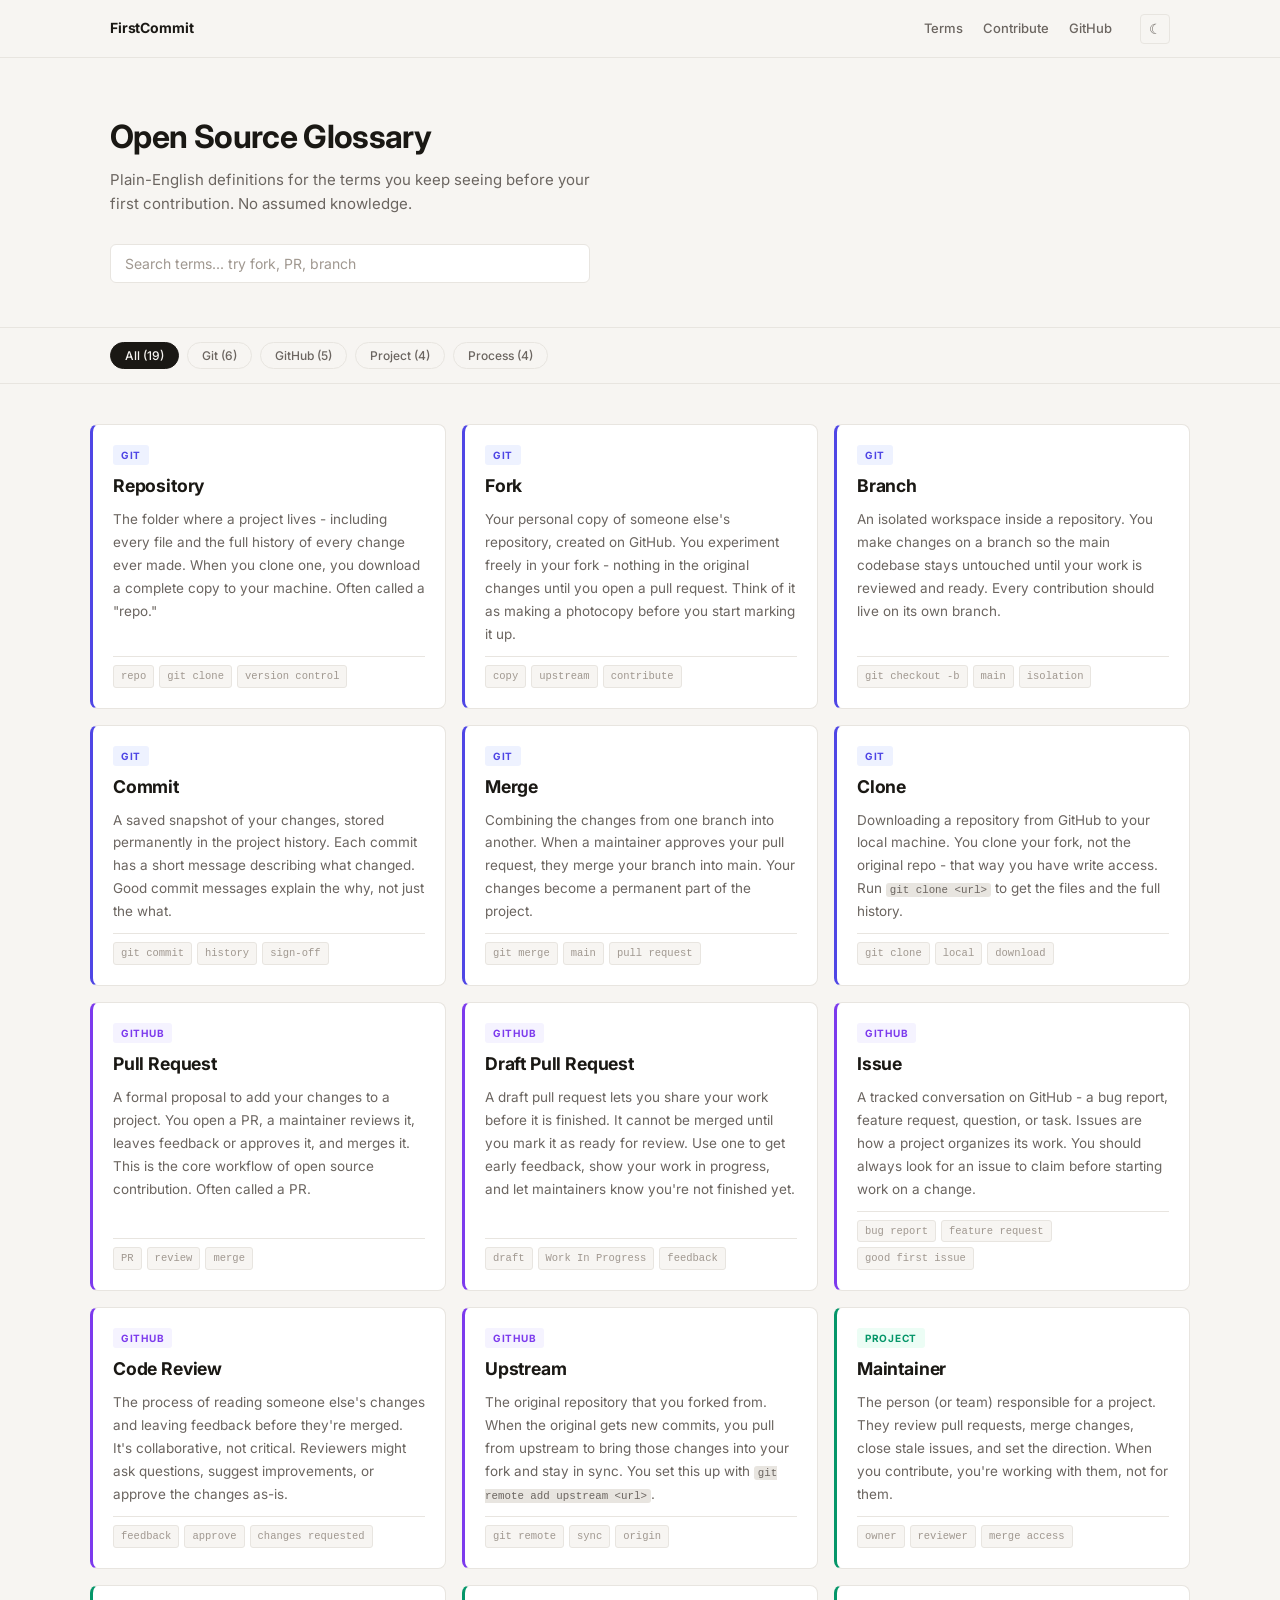
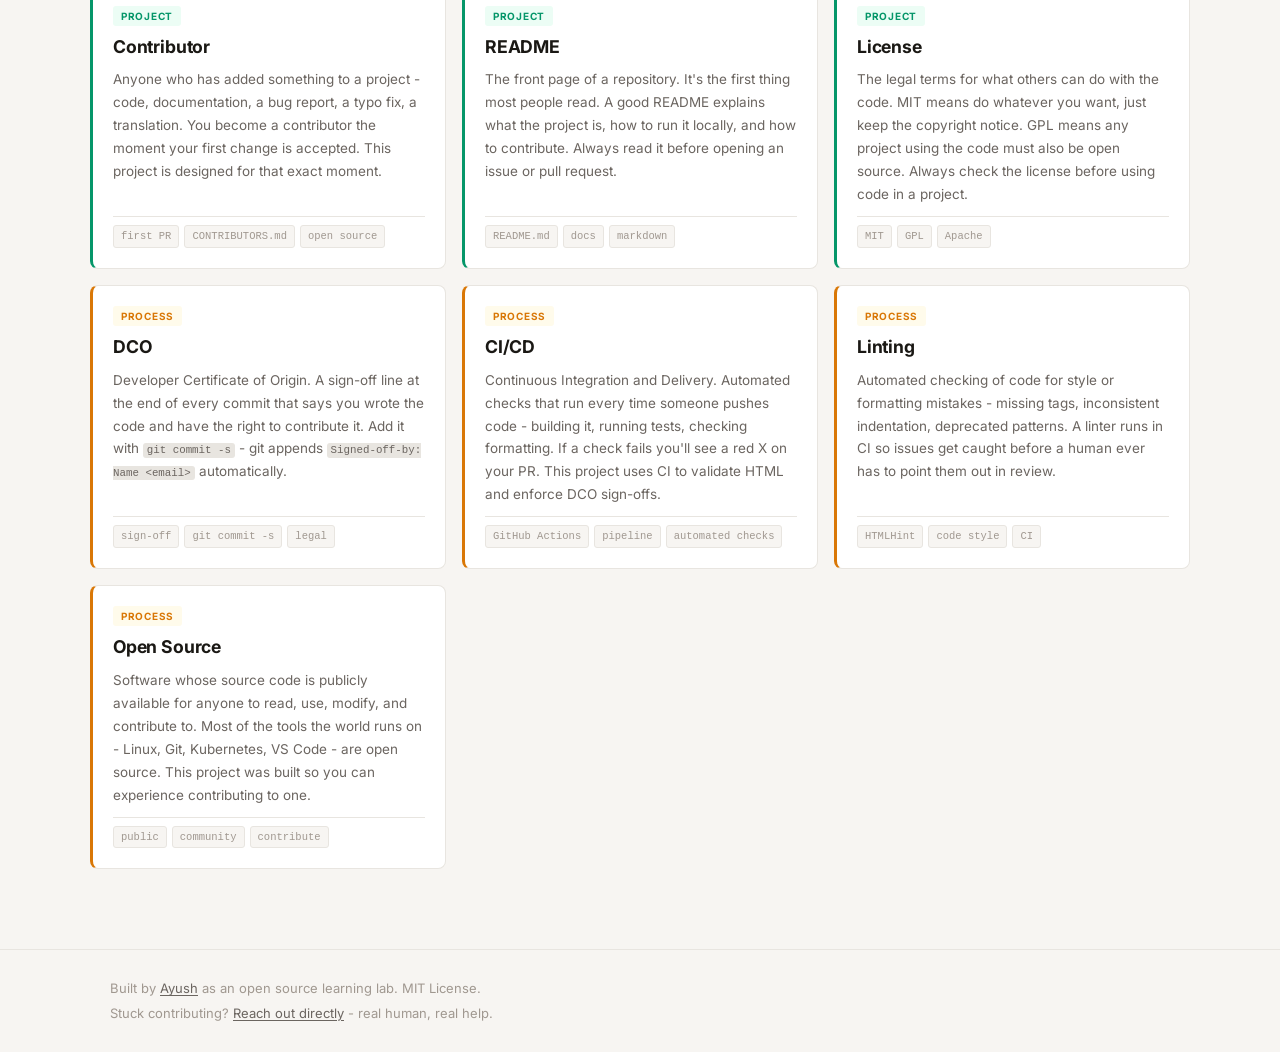
<file: src/index.html>
<!DOCTYPE html>
<html lang="en">
<head>
  <meta charset="UTF-8" />
  <meta name="viewport" content="width=device-width, initial-scale=1.0" />
  <meta name="description" content="Plain-English definitions for open source terms - fork, pull request, branch, DCO, and everything else you need to know before your first contribution." />
  <title>Open Source Glossary - FirstCommit</title>
  <link rel="stylesheet" href="styles.css" />
  <link rel="preconnect" href="https://fonts.googleapis.com" />
  <link href="https://fonts.googleapis.com/css2?family=Inter:wght@400;500;600;700&display=swap" rel="stylesheet" />
</head>
<body>

  <header class="site-header">
    <div class="container header-inner">
      <a href="index.html" class="logo">FirstCommit</a>
      <nav class="header-nav">
        <a href="#glossary">Terms</a>
        <a href="https://github.com/Ayushmore1214/FirstCommit/blob/main/CONTRIBUTING.md" target="_blank" rel="noopener">Contribute</a>
        <a href="https://github.com/Ayushmore1214/FirstCommit" target="_blank" rel="noopener">GitHub</a>
      </nav>
      <button id="theme-toggle" class="theme-toggle" aria-label="Toggle dark mode">&#9790;</button>
    </div>
  </header>

  <section class="hero">
    <div class="container">
      <h1 class="hero-title">Open Source Glossary</h1>
      <p class="hero-sub">Plain-English definitions for the terms you keep seeing before your first contribution. No assumed knowledge.</p>
      <div class="search-wrap">
        <input
          type="search"
          id="search"
          class="search-input"
          placeholder="Search terms... try fork, PR, branch"
          aria-label="Search glossary"
          autocomplete="off"
        />
        <span class="search-count" id="search-count" aria-live="polite"></span>
      </div>
    </div>
  </section>

  <div class="filter-bar" id="glossary">
    <div class="container filter-inner">
      <button class="filter-btn active" data-cat="all">All</button>
      <button class="filter-btn" data-cat="git">Git</button>
      <button class="filter-btn" data-cat="github">GitHub</button>
      <button class="filter-btn" data-cat="project">Project</button>
      <button class="filter-btn" data-cat="process">Process</button>
    </div>
  </div>

  <main class="container main-content">
    <div class="card-grid" id="card-grid">

      <!-- Git -->

      <article class="card" data-cat="git">
        <div class="card-top">
          <span class="card-cat git">Git</span>
        </div>
        <h2 class="card-term">Repository</h2>
        <p class="card-def">
          The folder where a project lives - including every file and the full history of every change ever made. When you clone one, you download a complete copy to your machine. Often called a "repo."
        </p>
        <ul class="card-tags">
          <li>repo</li>
          <li>git clone</li>
          <li>version control</li>
        </ul>
      </article>

      <article class="card" data-cat="git">
        <div class="card-top">
          <span class="card-cat git">Git</span>
        </div>
        <h2 class="card-term">Fork</h2>
        <p class="card-def">
          Your personal copy of someone else's repository, created on GitHub. You experiment freely in your fork - nothing in the original changes until you open a pull request. Think of it as making a photocopy before you start marking it up.
        </p>
        <ul class="card-tags">
          <li>copy</li>
          <li>upstream</li>
          <li>contribute</li>
        </ul>
      </article>

      <article class="card" data-cat="git">
        <div class="card-top">
          <span class="card-cat git">Git</span>
        </div>
        <h2 class="card-term">Branch</h2>
        <p class="card-def">
          An isolated workspace inside a repository. You make changes on a branch so the main codebase stays untouched until your work is reviewed and ready. Every contribution should live on its own branch.
        </p>
        <ul class="card-tags">
          <li>git checkout -b</li>
          <li>main</li>
          <li>isolation</li>
        </ul>
      </article>

      <article class="card" data-cat="git">
        <div class="card-top">
          <span class="card-cat git">Git</span>
        </div>
        <h2 class="card-term">Commit</h2>
        <p class="card-def">
          A saved snapshot of your changes, stored permanently in the project history. Each commit has a short message describing what changed. Good commit messages explain the why, not just the what.
        </p>
        <ul class="card-tags">
          <li>git commit</li>
          <li>history</li>
          <li>sign-off</li>
        </ul>
      </article>

      <article class="card" data-cat="git">
        <div class="card-top">
          <span class="card-cat git">Git</span>
        </div>
        <h2 class="card-term">Merge</h2>
        <p class="card-def">
          Combining the changes from one branch into another. When a maintainer approves your pull request, they merge your branch into main. Your changes become a permanent part of the project.
        </p>
        <ul class="card-tags">
          <li>git merge</li>
          <li>main</li>
          <li>pull request</li>
        </ul>
      </article>

      <article class="card" data-cat="git">
        <div class="card-top">
          <span class="card-cat git">Git</span>
        </div>
        <h2 class="card-term">Clone</h2>
        <p class="card-def">
          Downloading a repository from GitHub to your local machine. You clone your fork, not the original repo - that way you have write access. Run <code>git clone &lt;url&gt;</code> to get the files and the full history.
        </p>
        <ul class="card-tags">
          <li>git clone</li>
          <li>local</li>
          <li>download</li>
        </ul>
      </article>

      <!-- GitHub -->

      <article class="card" data-cat="github">
        <div class="card-top">
          <span class="card-cat github">GitHub</span>
        </div>
        <h2 class="card-term">Pull Request</h2>
        <p class="card-def">
          A formal proposal to add your changes to a project. You open a PR, a maintainer reviews it, leaves feedback or approves it, and merges it. This is the core workflow of open source contribution. Often called a PR.
        </p>
        <ul class="card-tags">
          <li>PR</li>
          <li>review</li>
          <li>merge</li>
        </ul>
      </article>

      <article class="card" data-cat="github">
      <div class="card-top">
        <span class="card-cat github">GitHub</span>
      </div>
      <h2 class="card-term">Draft Pull Request</h2>
      <p class="card-def">
        A draft pull request lets you share your work before it is finished. It cannot be merged until you mark it as ready for review. Use one to get early feedback, show your work in progress, and let maintainers know you're not finished yet.
      </p>
      <ul class="card-tags">
        <li>draft</li>
        <li>Work In Progress</li>
        <li>feedback</li>
      </ul>
      </article>

      <article class="card" data-cat="github">
        <div class="card-top">
          <span class="card-cat github">GitHub</span>
        </div>
        <h2 class="card-term">Issue</h2>
        <p class="card-def">
          A tracked conversation on GitHub - a bug report, feature request, question, or task. Issues are how a project organizes its work. You should always look for an issue to claim before starting work on a change.
        </p>
        <ul class="card-tags">
          <li>bug report</li>
          <li>feature request</li>
          <li>good first issue</li>
        </ul>
      </article>

      <article class="card" data-cat="github">
        <div class="card-top">
          <span class="card-cat github">GitHub</span>
        </div>
        <h2 class="card-term">Code Review</h2>
        <p class="card-def">
          The process of reading someone else's changes and leaving feedback before they're merged. It's collaborative, not critical. Reviewers might ask questions, suggest improvements, or approve the changes as-is.
        </p>
        <ul class="card-tags">
          <li>feedback</li>
          <li>approve</li>
          <li>changes requested</li>
        </ul>
      </article>

      <article class="card" data-cat="github">
        <div class="card-top">
          <span class="card-cat github">GitHub</span>
        </div>
        <h2 class="card-term">Upstream</h2>
        <p class="card-def">
          The original repository that you forked from. When the original gets new commits, you pull from upstream to bring those changes into your fork and stay in sync. You set this up with <code>git remote add upstream &lt;url&gt;</code>.
        </p>
        <ul class="card-tags">
          <li>git remote</li>
          <li>sync</li>
          <li>origin</li>
        </ul>
      </article>

      <!-- Project -->

      <article class="card" data-cat="project">
        <div class="card-top">
          <span class="card-cat project">Project</span>
        </div>
        <h2 class="card-term">Maintainer</h2>
        <p class="card-def">
          The person (or team) responsible for a project. They review pull requests, merge changes, close stale issues, and set the direction. When you contribute, you're working with them, not for them.
        </p>
        <ul class="card-tags">
          <li>owner</li>
          <li>reviewer</li>
          <li>merge access</li>
        </ul>
      </article>

      <article class="card" data-cat="project">
        <div class="card-top">
          <span class="card-cat project">Project</span>
        </div>
        <h2 class="card-term">Contributor</h2>
        <p class="card-def">
          Anyone who has added something to a project - code, documentation, a bug report, a typo fix, a translation. You become a contributor the moment your first change is accepted. This project is designed for that exact moment.
        </p>
        <ul class="card-tags">
          <li>first PR</li>
          <li>CONTRIBUTORS.md</li>
          <li>open source</li>
        </ul>
      </article>

      <article class="card" data-cat="project">
        <div class="card-top">
          <span class="card-cat project">Project</span>
        </div>
        <h2 class="card-term">README</h2>
        <p class="card-def">
          The front page of a repository. It's the first thing most people read. A good README explains what the project is, how to run it locally, and how to contribute. Always read it before opening an issue or pull request.
        </p>
        <ul class="card-tags">
          <li>README.md</li>
          <li>docs</li>
          <li>markdown</li>
        </ul>
      </article>

      <article class="card" data-cat="project">
        <div class="card-top">
          <span class="card-cat project">Project</span>
        </div>
        <h2 class="card-term">License</h2>
        <p class="card-def">
          The legal terms for what others can do with the code. MIT means do whatever you want, just keep the copyright notice. GPL means any project using the code must also be open source. Always check the license before using code in a project.
        </p>
        <ul class="card-tags">
          <li>MIT</li>
          <li>GPL</li>
          <li>Apache</li>
        </ul>
      </article>

      <!-- Process -->

      <article class="card" data-cat="process">
        <div class="card-top">
          <span class="card-cat process">Process</span>
        </div>
        <h2 class="card-term">DCO</h2>
        <p class="card-def">
          Developer Certificate of Origin. A sign-off line at the end of every commit that says you wrote the code and have the right to contribute it. Add it with <code>git commit -s</code> - git appends <code>Signed-off-by: Name &lt;email&gt;</code> automatically.
        </p>
        <ul class="card-tags">
          <li>sign-off</li>
          <li>git commit -s</li>
          <li>legal</li>
        </ul>
      </article>

      <article class="card" data-cat="process">
        <div class="card-top">
          <span class="card-cat process">Process</span>
        </div>
        <h2 class="card-term">CI/CD</h2>
        <p class="card-def">
          Continuous Integration and Delivery. Automated checks that run every time someone pushes code - building it, running tests, checking formatting. If a check fails you'll see a red X on your PR. This project uses CI to validate HTML and enforce DCO sign-offs.
        </p>
        <ul class="card-tags">
          <li>GitHub Actions</li>
          <li>pipeline</li>
          <li>automated checks</li>
        </ul>
      </article>

      <article class="card" data-cat="process">
        <div class="card-top">
          <span class="card-cat process">Process</span>
        </div>
        <h2 class="card-term">Linting</h2>
        <p class="card-def">
          Automated checking of code for style or formatting mistakes - missing tags, inconsistent indentation, deprecated patterns. A linter runs in CI so issues get caught before a human ever has to point them out in review.
        </p>
        <ul class="card-tags">
          <li>HTMLHint</li>
          <li>code style</li>
          <li>CI</li>
        </ul>
      </article>

      <article class="card" data-cat="process">
        <div class="card-top">
          <span class="card-cat process">Process</span>
        </div>
        <h2 class="card-term">Open Source</h2>
        <p class="card-def">
          Software whose source code is publicly available for anyone to read, use, modify, and contribute to. Most of the tools the world runs on - Linux, Git, Kubernetes, VS Code - are open source. This project was built so you can experience contributing to one.
        </p>
        <ul class="card-tags">
          <li>public</li>
          <li>community</li>
          <li>contribute</li>
        </ul>
      </article>

    </div>

    <div class="empty-state" id="empty-state" hidden>
      <p>No terms matched "<span id="empty-query"></span>". Try a shorter word.</p>
    </div>

  </main>

  <section class="contributors-section" id="contributors-section" hidden>
    <div class="container">
      <h2 class="contributors-title">Contributors</h2>
      <p class="contributors-sub">People who have shipped to this project</p>
      <div class="contributors-wall" id="contributors-wall"></div>
    </div>
  </section>

  <footer class="site-footer">
    <div class="container footer-inner">
      <p>Built by <a href="https://www.linkedin.com/in/ayush-more-3b4154341/?skipRedirect=true" target="_blank" rel="noopener">Ayush</a> as an open source learning lab. MIT License.</p>
      <p>Stuck contributing? <a href="https://www.linkedin.com/in/ayush-more-3b4154341/?skipRedirect=true" target="_blank" rel="noopener">Reach out directly</a> - real human, real help.</p>
    </div>
  </footer>

  <script src="main.js"></script>
</body>
</html>
</file>
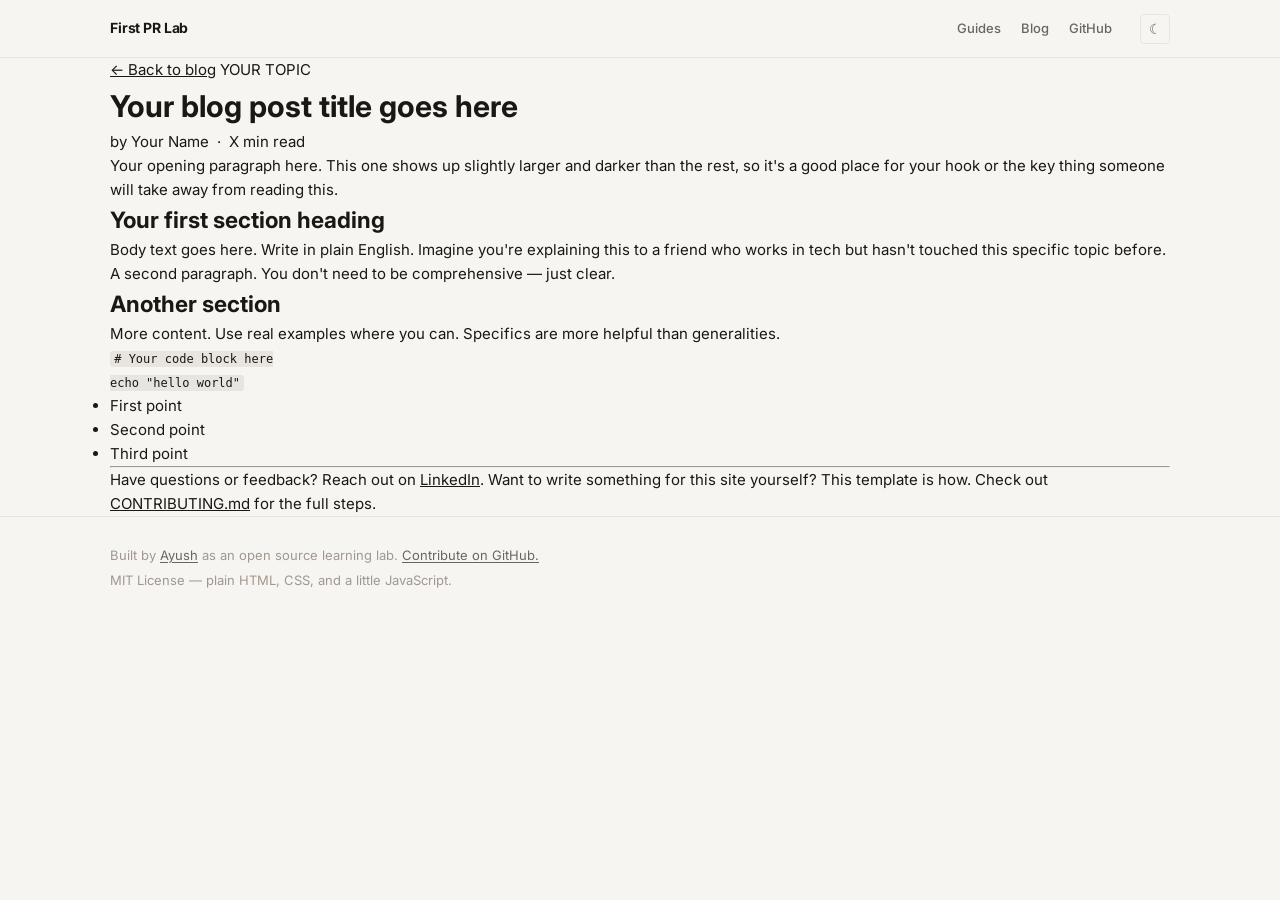
<file: src/blog/_template.html>
<!DOCTYPE html>
<html lang="en">
<head>
  <meta charset="UTF-8" />
  <meta name="viewport" content="width=device-width, initial-scale=1.0" />
  <meta name="description" content="REPLACE THIS — a one-sentence description of your post for search engines." />
  <title>YOUR POST TITLE — First PR Lab</title>
  <link rel="stylesheet" href="../styles.css" />
  <link rel="preconnect" href="https://fonts.googleapis.com" />
  <link href="https://fonts.googleapis.com/css2?family=Inter:wght@400;500;600;700&family=JetBrains+Mono:wght@400;500&display=swap" rel="stylesheet" />
</head>
<body>

  <header class="site-header">
    <div class="container header-inner">
      <a href="../index.html" class="logo">First PR Lab</a>
      <nav class="header-nav">
        <a href="../index.html#guides">Guides</a>
        <a href="../index.html#blog">Blog</a>
        <a href="https://github.com/Ayushmore1214/First_Pr_lab" target="_blank" rel="noopener">GitHub</a>
      </nav>
      <button id="theme-toggle" class="theme-toggle" aria-label="Toggle dark mode">&#9790;</button>
    </div>
  </header>

  <div class="article-header">
    <div class="container">
      <a href="../index.html#blog" class="article-back">&#8592; Back to blog</a>
      <!-- Change this tag to match your topic: Docker, Kubernetes, CI/CD, Git, etc. -->
      <span class="article-tag">YOUR TOPIC</span>
      <h1 class="article-title">Your blog post title goes here</h1>
      <!-- Replace "Your Name" with your name. Estimate the read time. -->
      <p class="article-byline">by Your Name &nbsp;·&nbsp; X min read</p>
    </div>
  </div>

  <div class="container">
    <article class="article-body">

      <!--
        HOW TO USE THIS TEMPLATE
        ========================
        1. Copy this file and rename it: src/blog/your-post-slug.html
        2. Fill in the title, tag, byline, and meta description above
        3. Replace everything in this <article> with your actual content
        4. Add a card for your post in src/index.html (copy an existing one)
        5. Open a pull request — see CONTRIBUTING.md for the full steps

        WHAT TO WRITE ABOUT
        ===================
        Write about something DevOps-related you recently learned or figured out.
        It doesn't have to be long — 300-600 words is perfect.

        Ideas:
        - "What I finally understood about CI/CD pipelines"
        - "Git rebasing without the headache"
        - "How I set up my first Linux VM"
        - "What 'infrastructure as code' actually means in practice"
        - "The git commands I use every single day"

        The only rule: write for the version of yourself from 6 months ago.

        DELETE THIS COMMENT BLOCK BEFORE SUBMITTING YOUR PR.
      -->

      <p>
        Your opening paragraph here. This one shows up slightly larger and darker than the rest, so it's a good place for your hook or the key thing someone will take away from reading this.
      </p>

      <h2>Your first section heading</h2>

      <p>
        Body text goes here. Write in plain English. Imagine you're explaining this to a friend who works in tech but hasn't touched this specific topic before.
      </p>

      <p>
        A second paragraph. You don't need to be comprehensive — just clear.
      </p>

      <h2>Another section</h2>

      <p>
        More content. Use real examples where you can. Specifics are more helpful than generalities.
      </p>

      <!-- Use this for inline code: <code>git commit -m "message"</code> -->
      <!-- Use this for code blocks: -->
      <pre><code># Your code block here
echo "hello world"</code></pre>

      <!-- Use this for a list: -->
      <ul>
        <li>First point</li>
        <li>Second point</li>
        <li>Third point</li>
      </ul>

      <hr />

      <!-- Optional closing line — can link to related posts or invite questions -->
      <p>
        Have questions or feedback? Reach out on <a href="https://www.linkedin.com/in/ayush-more-3b4154341/?skipRedirect=true" target="_blank" rel="noopener">LinkedIn</a>.
        Want to write something for this site yourself? This template is how. Check out <a href="https://github.com/Ayushmore1214/First_Pr_lab/blob/main/CONTRIBUTING.md" target="_blank" rel="noopener">CONTRIBUTING.md</a> for the full steps.
      </p>

    </article>
  </div>

  <footer class="site-footer">
    <div class="container footer-inner">
      <p>
        Built by <a href="https://www.linkedin.com/in/ayush-more-3b4154341/?skipRedirect=true" target="_blank" rel="noopener">Ayush</a>
        as an open source learning lab.
        <a href="https://github.com/Ayushmore1214/First_Pr_lab" target="_blank" rel="noopener">Contribute on GitHub.</a>
      </p>
      <p class="footer-license">MIT License &mdash; plain HTML, CSS, and a little JavaScript.</p>
    </div>
  </footer>

  <script src="../main.js"></script>
</body>
</html>
</file>
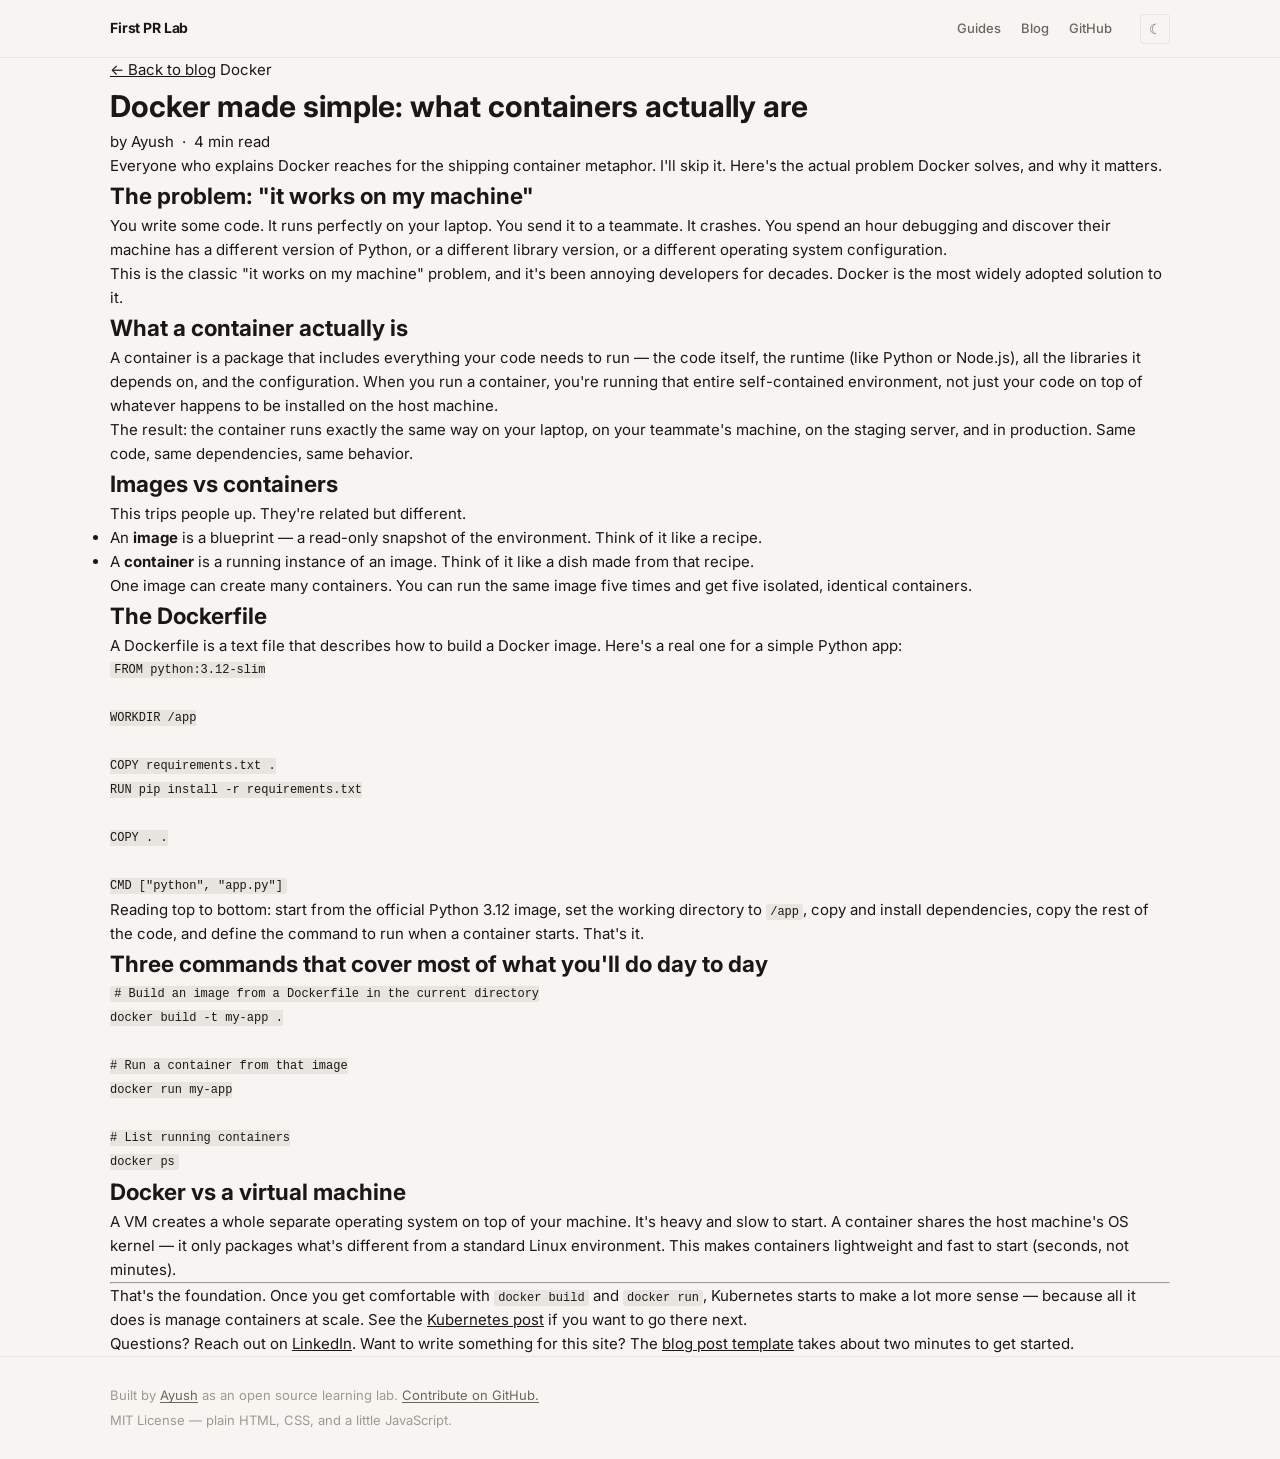
<file: src/blog/docker-made-simple.html>
<!DOCTYPE html>
<html lang="en">
<head>
  <meta charset="UTF-8" />
  <meta name="viewport" content="width=device-width, initial-scale=1.0" />
  <meta name="description" content="What Docker actually is and why containers exist — explained without the shipping container metaphor." />
  <title>Docker made simple — First PR Lab</title>
  <link rel="stylesheet" href="../styles.css" />
  <link rel="preconnect" href="https://fonts.googleapis.com" />
  <link href="https://fonts.googleapis.com/css2?family=Inter:wght@400;500;600;700&family=JetBrains+Mono:wght@400;500&display=swap" rel="stylesheet" />
</head>
<body>

  <header class="site-header">
    <div class="container header-inner">
      <a href="../index.html" class="logo">First PR Lab</a>
      <nav class="header-nav">
        <a href="../index.html#guides">Guides</a>
        <a href="../index.html#blog">Blog</a>
        <a href="https://github.com/Ayushmore1214/First_Pr_lab" target="_blank" rel="noopener">GitHub</a>
      </nav>
      <button id="theme-toggle" class="theme-toggle" aria-label="Toggle dark mode">&#9790;</button>
    </div>
  </header>

  <div class="article-header">
    <div class="container">
      <a href="../index.html#blog" class="article-back">&#8592; Back to blog</a>
      <span class="article-tag">Docker</span>
      <h1 class="article-title">Docker made simple: what containers actually are</h1>
      <p class="article-byline">by Ayush &nbsp;·&nbsp; 4 min read</p>
    </div>
  </div>

  <div class="container">
    <article class="article-body">

      <p>
        Everyone who explains Docker reaches for the shipping container metaphor. I'll skip it. Here's the actual problem Docker solves, and why it matters.
      </p>

      <h2>The problem: "it works on my machine"</h2>

      <p>
        You write some code. It runs perfectly on your laptop. You send it to a teammate. It crashes. You spend an hour debugging and discover their machine has a different version of Python, or a different library version, or a different operating system configuration.
      </p>

      <p>
        This is the classic "it works on my machine" problem, and it's been annoying developers for decades. Docker is the most widely adopted solution to it.
      </p>

      <h2>What a container actually is</h2>

      <p>
        A container is a package that includes everything your code needs to run — the code itself, the runtime (like Python or Node.js), all the libraries it depends on, and the configuration. When you run a container, you're running that entire self-contained environment, not just your code on top of whatever happens to be installed on the host machine.
      </p>

      <p>
        The result: the container runs exactly the same way on your laptop, on your teammate's machine, on the staging server, and in production. Same code, same dependencies, same behavior.
      </p>

      <h2>Images vs containers</h2>

      <p>
        This trips people up. They're related but different.
      </p>

      <ul>
        <li>An <strong>image</strong> is a blueprint — a read-only snapshot of the environment. Think of it like a recipe.</li>
        <li>A <strong>container</strong> is a running instance of an image. Think of it like a dish made from that recipe.</li>
      </ul>

      <p>
        One image can create many containers. You can run the same image five times and get five isolated, identical containers.
      </p>

      <h2>The Dockerfile</h2>

      <p>
        A Dockerfile is a text file that describes how to build a Docker image. Here's a real one for a simple Python app:
      </p>

      <pre><code>FROM python:3.12-slim

WORKDIR /app

COPY requirements.txt .
RUN pip install -r requirements.txt

COPY . .

CMD ["python", "app.py"]</code></pre>

      <p>
        Reading top to bottom: start from the official Python 3.12 image, set the working directory to <code>/app</code>, copy and install dependencies, copy the rest of the code, and define the command to run when a container starts. That's it.
      </p>

      <h2>Three commands that cover most of what you'll do day to day</h2>

      <pre><code># Build an image from a Dockerfile in the current directory
docker build -t my-app .

# Run a container from that image
docker run my-app

# List running containers
docker ps</code></pre>

      <h2>Docker vs a virtual machine</h2>

      <p>
        A VM creates a whole separate operating system on top of your machine. It's heavy and slow to start. A container shares the host machine's OS kernel — it only packages what's different from a standard Linux environment. This makes containers lightweight and fast to start (seconds, not minutes).
      </p>

      <hr />

      <p>
        That's the foundation. Once you get comfortable with <code>docker build</code> and <code>docker run</code>, Kubernetes starts to make a lot more sense — because all it does is manage containers at scale. See the <a href="what-is-kubernetes.html">Kubernetes post</a> if you want to go there next.
      </p>

      <p>
        Questions? Reach out on <a href="https://www.linkedin.com/in/ayush-more-3b4154341/?skipRedirect=true" target="_blank" rel="noopener">LinkedIn</a>.
        Want to write something for this site? The <a href="_template.html">blog post template</a> takes about two minutes to get started.
      </p>

    </article>
  </div>

  <footer class="site-footer">
    <div class="container footer-inner">
      <p>
        Built by <a href="https://www.linkedin.com/in/ayush-more-3b4154341/?skipRedirect=true" target="_blank" rel="noopener">Ayush</a>
        as an open source learning lab.
        <a href="https://github.com/Ayushmore1214/First_Pr_lab" target="_blank" rel="noopener">Contribute on GitHub.</a>
      </p>
      <p class="footer-license">MIT License &mdash; plain HTML, CSS, and a little JavaScript.</p>
    </div>
  </footer>

  <script src="../main.js"></script>
</body>
</html>
</file>
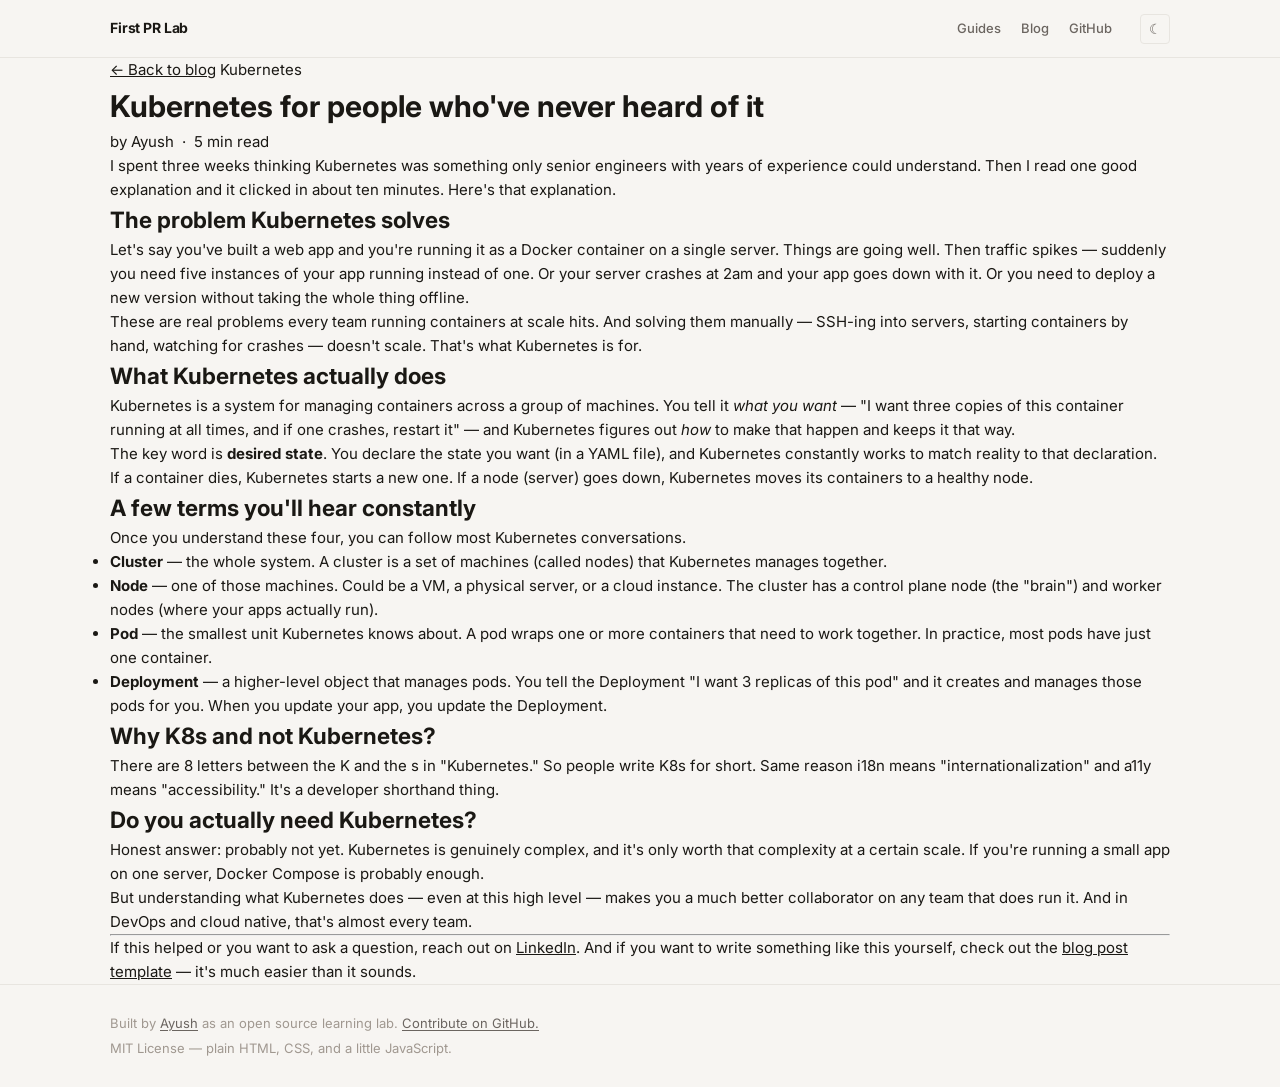
<file: src/blog/what-is-kubernetes.html>
<!DOCTYPE html>
<html lang="en">
<head>
  <meta charset="UTF-8" />
  <meta name="viewport" content="width=device-width, initial-scale=1.0" />
  <meta name="description" content="Kubernetes explained from scratch — what it actually does and why it exists, without the jargon." />
  <title>Kubernetes for people who've never heard of it — First PR Lab</title>
  <link rel="stylesheet" href="../styles.css" />
  <link rel="preconnect" href="https://fonts.googleapis.com" />
  <link href="https://fonts.googleapis.com/css2?family=Inter:wght@400;500;600;700&family=JetBrains+Mono:wght@400;500&display=swap" rel="stylesheet" />
</head>
<body>

  <header class="site-header">
    <div class="container header-inner">
      <a href="../index.html" class="logo">First PR Lab</a>
      <nav class="header-nav">
        <a href="../index.html#guides">Guides</a>
        <a href="../index.html#blog">Blog</a>
        <a href="https://github.com/Ayushmore1214/First_Pr_lab" target="_blank" rel="noopener">GitHub</a>
      </nav>
      <button id="theme-toggle" class="theme-toggle" aria-label="Toggle dark mode">&#9790;</button>
    </div>
  </header>

  <div class="article-header">
    <div class="container">
      <a href="../index.html#blog" class="article-back">&#8592; Back to blog</a>
      <span class="article-tag">Kubernetes</span>
      <h1 class="article-title">Kubernetes for people who've never heard of it</h1>
      <p class="article-byline">by Ayush &nbsp;·&nbsp; 5 min read</p>
    </div>
  </div>

  <div class="container">
    <article class="article-body">

      <p>
        I spent three weeks thinking Kubernetes was something only senior engineers with years of experience could understand. Then I read one good explanation and it clicked in about ten minutes. Here's that explanation.
      </p>

      <h2>The problem Kubernetes solves</h2>

      <p>
        Let's say you've built a web app and you're running it as a Docker container on a single server. Things are going well. Then traffic spikes — suddenly you need five instances of your app running instead of one. Or your server crashes at 2am and your app goes down with it. Or you need to deploy a new version without taking the whole thing offline.
      </p>

      <p>
        These are real problems every team running containers at scale hits. And solving them manually — SSH-ing into servers, starting containers by hand, watching for crashes — doesn't scale. That's what Kubernetes is for.
      </p>

      <h2>What Kubernetes actually does</h2>

      <p>
        Kubernetes is a system for managing containers across a group of machines. You tell it <em>what you want</em> — "I want three copies of this container running at all times, and if one crashes, restart it" — and Kubernetes figures out <em>how</em> to make that happen and keeps it that way.
      </p>

      <p>
        The key word is <strong>desired state</strong>. You declare the state you want (in a YAML file), and Kubernetes constantly works to match reality to that declaration. If a container dies, Kubernetes starts a new one. If a node (server) goes down, Kubernetes moves its containers to a healthy node.
      </p>

      <h2>A few terms you'll hear constantly</h2>

      <p>Once you understand these four, you can follow most Kubernetes conversations.</p>

      <ul>
        <li><strong>Cluster</strong> — the whole system. A cluster is a set of machines (called nodes) that Kubernetes manages together.</li>
        <li><strong>Node</strong> — one of those machines. Could be a VM, a physical server, or a cloud instance. The cluster has a control plane node (the "brain") and worker nodes (where your apps actually run).</li>
        <li><strong>Pod</strong> — the smallest unit Kubernetes knows about. A pod wraps one or more containers that need to work together. In practice, most pods have just one container.</li>
        <li><strong>Deployment</strong> — a higher-level object that manages pods. You tell the Deployment "I want 3 replicas of this pod" and it creates and manages those pods for you. When you update your app, you update the Deployment.</li>
      </ul>

      <h2>Why K8s and not Kubernetes?</h2>

      <p>
        There are 8 letters between the K and the s in "Kubernetes." So people write K8s for short. Same reason i18n means "internationalization" and a11y means "accessibility." It's a developer shorthand thing.
      </p>

      <h2>Do you actually need Kubernetes?</h2>

      <p>
        Honest answer: probably not yet. Kubernetes is genuinely complex, and it's only worth that complexity at a certain scale. If you're running a small app on one server, Docker Compose is probably enough.
      </p>

      <p>
        But understanding what Kubernetes does — even at this high level — makes you a much better collaborator on any team that does run it. And in DevOps and cloud native, that's almost every team.
      </p>

      <hr />

      <p>
        If this helped or you want to ask a question, reach out on <a href="https://www.linkedin.com/in/ayush-more-3b4154341/?skipRedirect=true" target="_blank" rel="noopener">LinkedIn</a>. And if you want to write something like this yourself, check out the <a href="../blog/_template.html">blog post template</a> — it's much easier than it sounds.
      </p>

    </article>
  </div>

  <footer class="site-footer">
    <div class="container footer-inner">
      <p>
        Built by <a href="https://www.linkedin.com/in/ayush-more-3b4154341/?skipRedirect=true" target="_blank" rel="noopener">Ayush</a>
        as an open source learning lab.
        <a href="https://github.com/Ayushmore1214/First_Pr_lab" target="_blank" rel="noopener">Contribute on GitHub.</a>
      </p>
      <p class="footer-license">MIT License &mdash; plain HTML, CSS, and a little JavaScript.</p>
    </div>
  </footer>

  <script src="../main.js"></script>
</body>
</html>
</file>
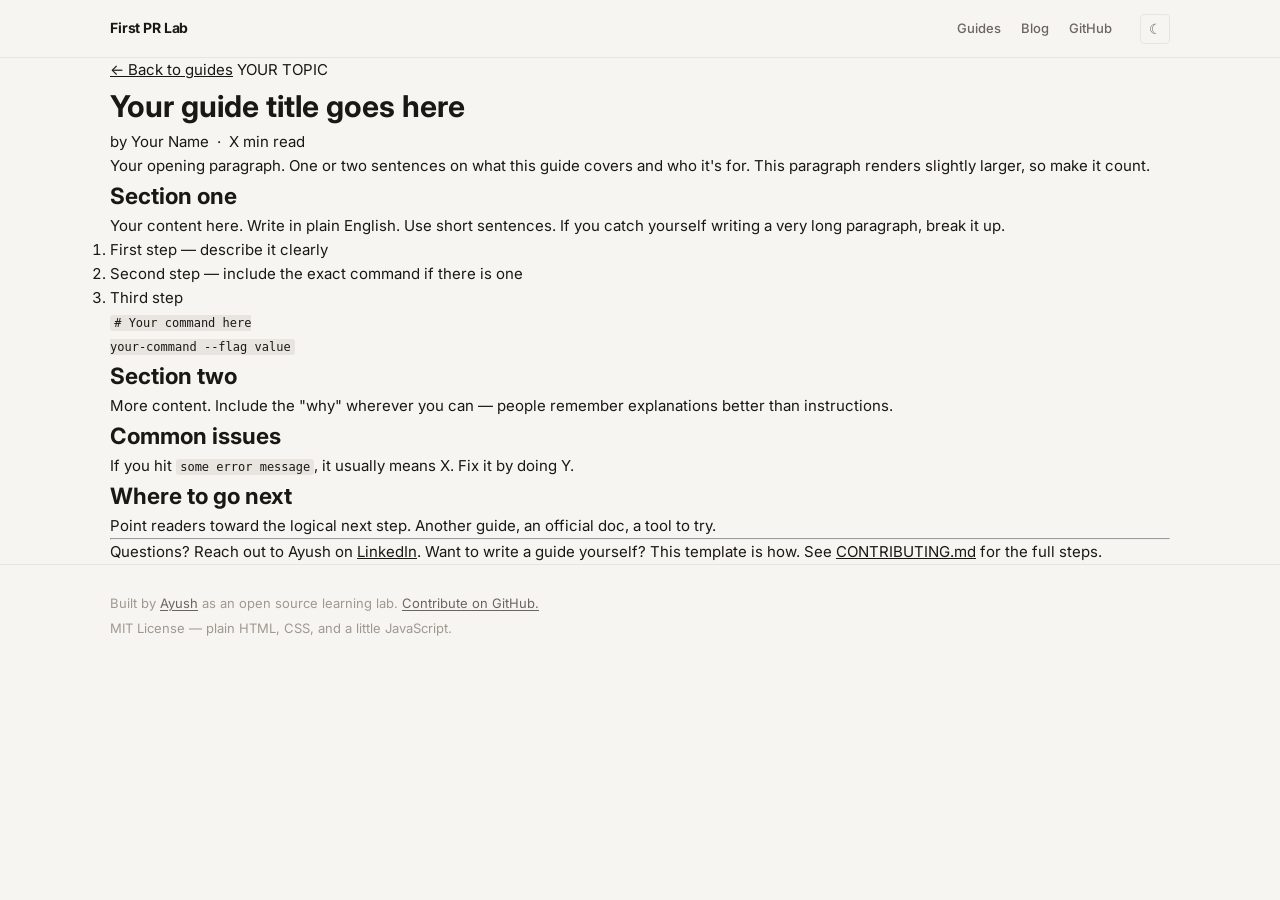
<file: src/guides/_template.html>
<!DOCTYPE html>
<html lang="en">
<head>
  <meta charset="UTF-8" />
  <meta name="viewport" content="width=device-width, initial-scale=1.0" />
  <meta name="description" content="REPLACE THIS — one sentence describing what your guide teaches." />
  <title>YOUR GUIDE TITLE — First PR Lab</title>
  <link rel="stylesheet" href="../styles.css" />
  <link rel="preconnect" href="https://fonts.googleapis.com" />
  <link href="https://fonts.googleapis.com/css2?family=Inter:wght@400;500;600;700&family=JetBrains+Mono:wght@400;500&display=swap" rel="stylesheet" />
</head>
<body>

  <header class="site-header">
    <div class="container header-inner">
      <a href="../index.html" class="logo">First PR Lab</a>
      <nav class="header-nav">
        <a href="../index.html#guides">Guides</a>
        <a href="../index.html#blog">Blog</a>
        <a href="https://github.com/Ayushmore1214/First_Pr_lab" target="_blank" rel="noopener">GitHub</a>
      </nav>
      <button id="theme-toggle" class="theme-toggle" aria-label="Toggle dark mode">&#9790;</button>
    </div>
  </header>

  <div class="article-header">
    <div class="container">
      <a href="../index.html#guides" class="article-back">&#8592; Back to guides</a>
      <!-- Pick a topic tag: Docker, Kubernetes, Git, CI/CD, Linux, Terraform, etc. -->
      <span class="article-tag">YOUR TOPIC</span>
      <h1 class="article-title">Your guide title goes here</h1>
      <!-- Replace "Your Name" with your name. Estimate the read time honestly. -->
      <p class="article-byline">by Your Name &nbsp;·&nbsp; X min read</p>
    </div>
  </div>

  <div class="container">
    <article class="article-body">

      <!--
        HOW TO USE THIS TEMPLATE
        ========================
        1. Copy this file: src/guides/your-guide-slug.html
        2. Fill in the title, tag, byline, and meta description at the top
        3. Replace the content in this <article> with your actual guide
        4. Add a card for your guide in src/index.html (copy an existing one)
        5. Open a pull request — see CONTRIBUTING.md for the full steps

        WHAT MAKES A GOOD GUIDE
        =======================
        A guide teaches someone how to do or understand something specific.
        It has clear steps, real commands, and explains the "why" not just the "what."

        Good guide ideas:
        - "Getting started with GitHub Actions"
        - "How to read a Kubernetes YAML file"
        - "Setting up a local Kubernetes cluster with kind"
        - "What is YAML and why does DevOps use it everywhere"
        - "How to use git rebase without breaking things"

        Write for the version of yourself from before you knew this.

        DELETE THIS COMMENT BLOCK BEFORE SUBMITTING YOUR PR.
      -->

      <p>
        Your opening paragraph. One or two sentences on what this guide covers and who it's for. This paragraph renders slightly larger, so make it count.
      </p>

      <h2>Section one</h2>

      <p>
        Your content here. Write in plain English. Use short sentences. If you catch yourself writing a very long paragraph, break it up.
      </p>

      <!-- Step-by-step instructions work well as ordered lists -->
      <ol>
        <li>First step — describe it clearly</li>
        <li>Second step — include the exact command if there is one</li>
        <li>Third step</li>
      </ol>

      <!-- Code block for terminal commands or config examples -->
      <pre><code># Your command here
your-command --flag value</code></pre>

      <h2>Section two</h2>

      <p>
        More content. Include the "why" wherever you can — people remember explanations better than instructions.
      </p>

      <h2>Common issues</h2>

      <!-- Optional but very useful — what goes wrong and how to fix it -->
      <p>
        If you hit <code>some error message</code>, it usually means X. Fix it by doing Y.
      </p>

      <h2>Where to go next</h2>

      <p>
        Point readers toward the logical next step. Another guide, an official doc, a tool to try.
      </p>

      <hr />

      <p>
        Questions? Reach out to Ayush on <a href="https://www.linkedin.com/in/ayush-more-3b4154341/?skipRedirect=true" target="_blank" rel="noopener">LinkedIn</a>.
        Want to write a guide yourself? This template is how. See <a href="https://github.com/Ayushmore1214/First_Pr_lab/blob/main/CONTRIBUTING.md" target="_blank" rel="noopener">CONTRIBUTING.md</a> for the full steps.
      </p>

    </article>
  </div>

  <footer class="site-footer">
    <div class="container footer-inner">
      <p>
        Built by <a href="https://www.linkedin.com/in/ayush-more-3b4154341/?skipRedirect=true" target="_blank" rel="noopener">Ayush</a>
        as an open source learning lab.
        <a href="https://github.com/Ayushmore1214/First_Pr_lab" target="_blank" rel="noopener">Contribute on GitHub.</a>
      </p>
      <p class="footer-license">MIT License &mdash; plain HTML, CSS, and a little JavaScript.</p>
    </div>
  </footer>

  <script src="../main.js"></script>
</body>
</html>
</file>
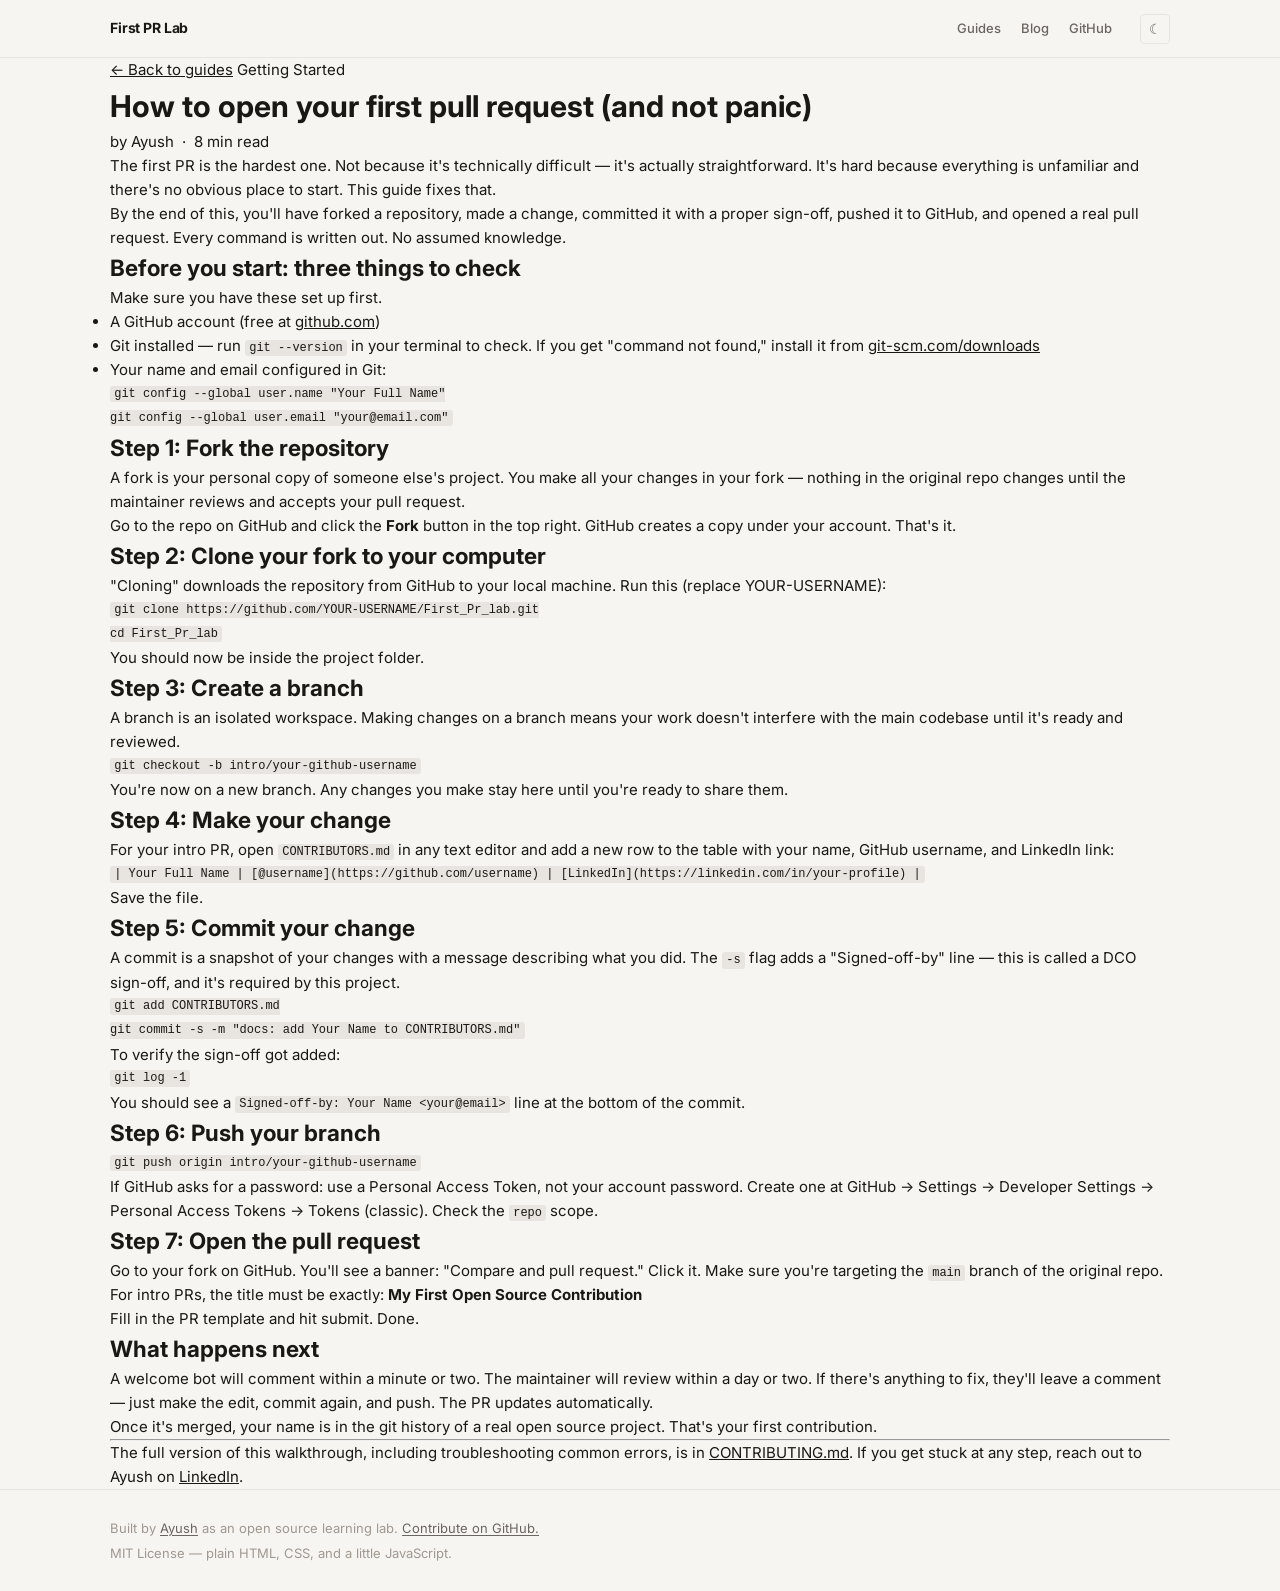
<file: src/guides/first-open-source-pr.html>
<!DOCTYPE html>
<html lang="en">
<head>
  <meta charset="UTF-8" />
  <meta name="viewport" content="width=device-width, initial-scale=1.0" />
  <meta name="description" content="A real walkthrough of opening your first open source pull request — every command, every step, no assumed knowledge." />
  <title>How to open your first pull request — First PR Lab</title>
  <link rel="stylesheet" href="../styles.css" />
  <link rel="preconnect" href="https://fonts.googleapis.com" />
  <link href="https://fonts.googleapis.com/css2?family=Inter:wght@400;500;600;700&family=JetBrains+Mono:wght@400;500&display=swap" rel="stylesheet" />
</head>
<body>

  <header class="site-header">
    <div class="container header-inner">
      <a href="../index.html" class="logo">First PR Lab</a>
      <nav class="header-nav">
        <a href="../index.html#guides">Guides</a>
        <a href="../index.html#blog">Blog</a>
        <a href="https://github.com/Ayushmore1214/First_Pr_lab" target="_blank" rel="noopener">GitHub</a>
      </nav>
      <button id="theme-toggle" class="theme-toggle" aria-label="Toggle dark mode">&#9790;</button>
    </div>
  </header>

  <div class="article-header">
    <div class="container">
      <a href="../index.html#guides" class="article-back">&#8592; Back to guides</a>
      <span class="article-tag">Getting Started</span>
      <h1 class="article-title">How to open your first pull request (and not panic)</h1>
      <p class="article-byline">by Ayush &nbsp;·&nbsp; 8 min read</p>
    </div>
  </div>

  <div class="container">
    <article class="article-body">

      <p>
        The first PR is the hardest one. Not because it's technically difficult — it's actually straightforward. It's hard because everything is unfamiliar and there's no obvious place to start. This guide fixes that.
      </p>

      <p>
        By the end of this, you'll have forked a repository, made a change, committed it with a proper sign-off, pushed it to GitHub, and opened a real pull request. Every command is written out. No assumed knowledge.
      </p>

      <h2>Before you start: three things to check</h2>

      <p>Make sure you have these set up first.</p>

      <ul>
        <li>A GitHub account (free at <a href="https://github.com" target="_blank" rel="noopener">github.com</a>)</li>
        <li>Git installed — run <code>git --version</code> in your terminal to check. If you get "command not found," install it from <a href="https://git-scm.com/downloads" target="_blank" rel="noopener">git-scm.com/downloads</a></li>
        <li>Your name and email configured in Git:</li>
      </ul>

      <pre><code>git config --global user.name "Your Full Name"
git config --global user.email "your@email.com"</code></pre>

      <h2>Step 1: Fork the repository</h2>

      <p>
        A fork is your personal copy of someone else's project. You make all your changes in your fork — nothing in the original repo changes until the maintainer reviews and accepts your pull request.
      </p>

      <p>
        Go to the repo on GitHub and click the <strong>Fork</strong> button in the top right. GitHub creates a copy under your account. That's it.
      </p>

      <h2>Step 2: Clone your fork to your computer</h2>

      <p>
        "Cloning" downloads the repository from GitHub to your local machine. Run this (replace YOUR-USERNAME):
      </p>

      <pre><code>git clone https://github.com/YOUR-USERNAME/First_Pr_lab.git
cd First_Pr_lab</code></pre>

      <p>You should now be inside the project folder.</p>

      <h2>Step 3: Create a branch</h2>

      <p>
        A branch is an isolated workspace. Making changes on a branch means your work doesn't interfere with the main codebase until it's ready and reviewed.
      </p>

      <pre><code>git checkout -b intro/your-github-username</code></pre>

      <p>You're now on a new branch. Any changes you make stay here until you're ready to share them.</p>

      <h2>Step 4: Make your change</h2>

      <p>
        For your intro PR, open <code>CONTRIBUTORS.md</code> in any text editor and add a new row to the table with your name, GitHub username, and LinkedIn link:
      </p>

      <pre><code>| Your Full Name | [@username](https://github.com/username) | [LinkedIn](https://linkedin.com/in/your-profile) |</code></pre>

      <p>Save the file.</p>

      <h2>Step 5: Commit your change</h2>

      <p>
        A commit is a snapshot of your changes with a message describing what you did. The <code>-s</code> flag adds a "Signed-off-by" line — this is called a DCO sign-off, and it's required by this project.
      </p>

      <pre><code>git add CONTRIBUTORS.md
git commit -s -m "docs: add Your Name to CONTRIBUTORS.md"</code></pre>

      <p>To verify the sign-off got added:</p>

      <pre><code>git log -1</code></pre>

      <p>You should see a <code>Signed-off-by: Your Name &lt;your@email&gt;</code> line at the bottom of the commit.</p>

      <h2>Step 6: Push your branch</h2>

      <pre><code>git push origin intro/your-github-username</code></pre>

      <p>
        If GitHub asks for a password: use a Personal Access Token, not your account password. Create one at GitHub → Settings → Developer Settings → Personal Access Tokens → Tokens (classic). Check the <code>repo</code> scope.
      </p>

      <h2>Step 7: Open the pull request</h2>

      <p>
        Go to your fork on GitHub. You'll see a banner: "Compare and pull request." Click it. Make sure you're targeting the <code>main</code> branch of the original repo.
      </p>

      <p>
        For intro PRs, the title must be exactly: <strong>My First Open Source Contribution</strong>
      </p>

      <p>Fill in the PR template and hit submit. Done.</p>

      <h2>What happens next</h2>

      <p>
        A welcome bot will comment within a minute or two. The maintainer will review within a day or two. If there's anything to fix, they'll leave a comment — just make the edit, commit again, and push. The PR updates automatically.
      </p>

      <p>
        Once it's merged, your name is in the git history of a real open source project. That's your first contribution.
      </p>

      <hr />

      <p>
        The full version of this walkthrough, including troubleshooting common errors, is in <a href="https://github.com/Ayushmore1214/First_Pr_lab/blob/main/CONTRIBUTING.md" target="_blank" rel="noopener">CONTRIBUTING.md</a>. If you get stuck at any step, reach out to Ayush on <a href="https://www.linkedin.com/in/ayush-more-3b4154341/?skipRedirect=true" target="_blank" rel="noopener">LinkedIn</a>.
      </p>

    </article>
  </div>

  <footer class="site-footer">
    <div class="container footer-inner">
      <p>
        Built by <a href="https://www.linkedin.com/in/ayush-more-3b4154341/?skipRedirect=true" target="_blank" rel="noopener">Ayush</a>
        as an open source learning lab.
        <a href="https://github.com/Ayushmore1214/First_Pr_lab" target="_blank" rel="noopener">Contribute on GitHub.</a>
      </p>
      <p class="footer-license">MIT License &mdash; plain HTML, CSS, and a little JavaScript.</p>
    </div>
  </footer>

  <script src="../main.js"></script>
</body>
</html>
</file>
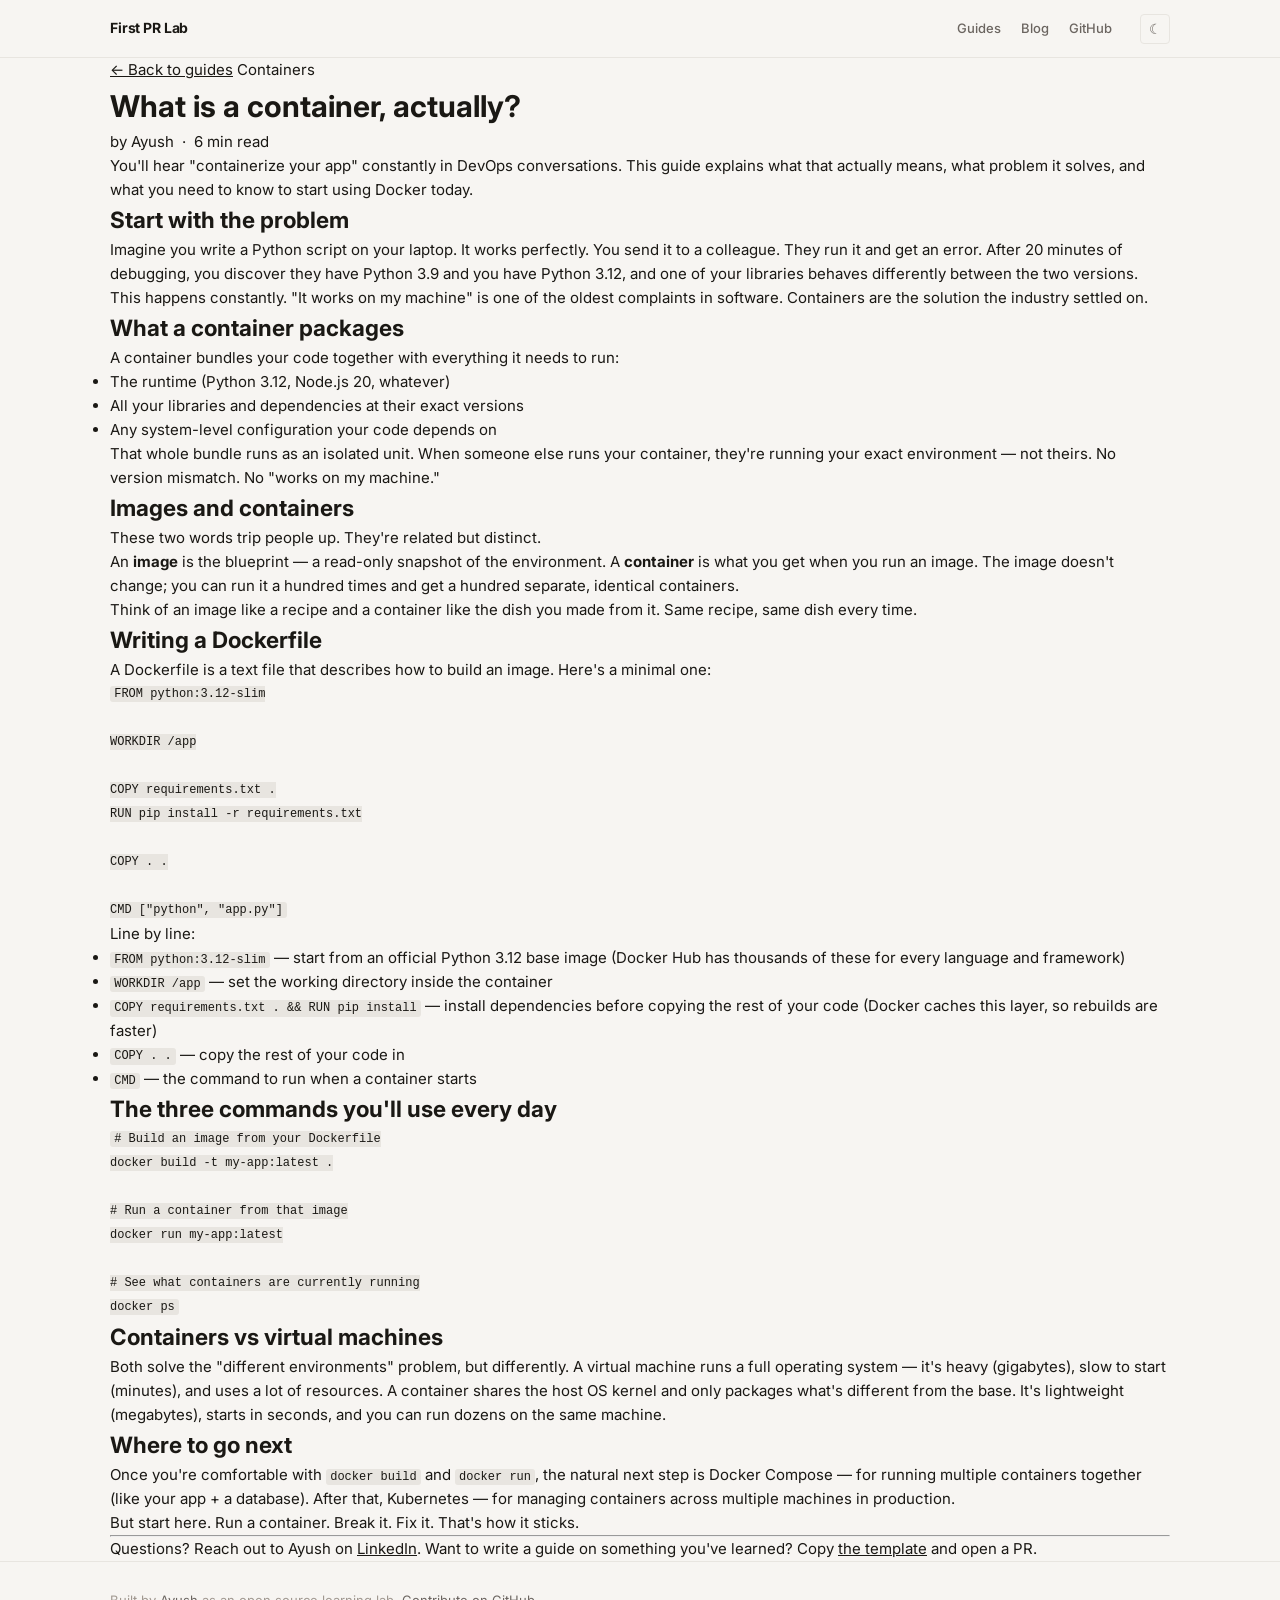
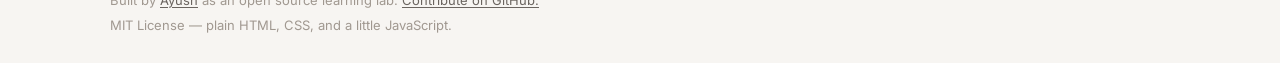
<file: src/guides/what-is-a-container.html>
<!DOCTYPE html>
<html lang="en">
<head>
  <meta charset="UTF-8" />
  <meta name="viewport" content="width=device-width, initial-scale=1.0" />
  <meta name="description" content="What a container actually is and why Docker exists — a practical explanation starting from the real problem it solves." />
  <title>What is a container, actually? — First PR Lab</title>
  <link rel="stylesheet" href="../styles.css" />
  <link rel="preconnect" href="https://fonts.googleapis.com" />
  <link href="https://fonts.googleapis.com/css2?family=Inter:wght@400;500;600;700&family=JetBrains+Mono:wght@400;500&display=swap" rel="stylesheet" />
</head>
<body>

  <header class="site-header">
    <div class="container header-inner">
      <a href="../index.html" class="logo">First PR Lab</a>
      <nav class="header-nav">
        <a href="../index.html#guides">Guides</a>
        <a href="../index.html#blog">Blog</a>
        <a href="https://github.com/Ayushmore1214/First_Pr_lab" target="_blank" rel="noopener">GitHub</a>
      </nav>
      <button id="theme-toggle" class="theme-toggle" aria-label="Toggle dark mode">&#9790;</button>
    </div>
  </header>

  <div class="article-header">
    <div class="container">
      <a href="../index.html#guides" class="article-back">&#8592; Back to guides</a>
      <span class="article-tag">Containers</span>
      <h1 class="article-title">What is a container, actually?</h1>
      <p class="article-byline">by Ayush &nbsp;·&nbsp; 6 min read</p>
    </div>
  </div>

  <div class="container">
    <article class="article-body">

      <p>
        You'll hear "containerize your app" constantly in DevOps conversations. This guide explains what that actually means, what problem it solves, and what you need to know to start using Docker today.
      </p>

      <h2>Start with the problem</h2>

      <p>
        Imagine you write a Python script on your laptop. It works perfectly. You send it to a colleague. They run it and get an error. After 20 minutes of debugging, you discover they have Python 3.9 and you have Python 3.12, and one of your libraries behaves differently between the two versions.
      </p>

      <p>
        This happens constantly. "It works on my machine" is one of the oldest complaints in software. Containers are the solution the industry settled on.
      </p>

      <h2>What a container packages</h2>

      <p>
        A container bundles your code together with everything it needs to run:
      </p>

      <ul>
        <li>The runtime (Python 3.12, Node.js 20, whatever)</li>
        <li>All your libraries and dependencies at their exact versions</li>
        <li>Any system-level configuration your code depends on</li>
      </ul>

      <p>
        That whole bundle runs as an isolated unit. When someone else runs your container, they're running your exact environment — not theirs. No version mismatch. No "works on my machine."
      </p>

      <h2>Images and containers</h2>

      <p>
        These two words trip people up. They're related but distinct.
      </p>

      <p>
        An <strong>image</strong> is the blueprint — a read-only snapshot of the environment. A <strong>container</strong> is what you get when you run an image. The image doesn't change; you can run it a hundred times and get a hundred separate, identical containers.
      </p>

      <p>
        Think of an image like a recipe and a container like the dish you made from it. Same recipe, same dish every time.
      </p>

      <h2>Writing a Dockerfile</h2>

      <p>
        A Dockerfile is a text file that describes how to build an image. Here's a minimal one:
      </p>

      <pre><code>FROM python:3.12-slim

WORKDIR /app

COPY requirements.txt .
RUN pip install -r requirements.txt

COPY . .

CMD ["python", "app.py"]</code></pre>

      <p>Line by line:</p>

      <ul>
        <li><code>FROM python:3.12-slim</code> — start from an official Python 3.12 base image (Docker Hub has thousands of these for every language and framework)</li>
        <li><code>WORKDIR /app</code> — set the working directory inside the container</li>
        <li><code>COPY requirements.txt . && RUN pip install</code> — install dependencies before copying the rest of your code (Docker caches this layer, so rebuilds are faster)</li>
        <li><code>COPY . .</code> — copy the rest of your code in</li>
        <li><code>CMD</code> — the command to run when a container starts</li>
      </ul>

      <h2>The three commands you'll use every day</h2>

      <pre><code># Build an image from your Dockerfile
docker build -t my-app:latest .

# Run a container from that image
docker run my-app:latest

# See what containers are currently running
docker ps</code></pre>

      <h2>Containers vs virtual machines</h2>

      <p>
        Both solve the "different environments" problem, but differently. A virtual machine runs a full operating system — it's heavy (gigabytes), slow to start (minutes), and uses a lot of resources. A container shares the host OS kernel and only packages what's different from the base. It's lightweight (megabytes), starts in seconds, and you can run dozens on the same machine.
      </p>

      <h2>Where to go next</h2>

      <p>
        Once you're comfortable with <code>docker build</code> and <code>docker run</code>, the natural next step is Docker Compose — for running multiple containers together (like your app + a database). After that, Kubernetes — for managing containers across multiple machines in production.
      </p>

      <p>
        But start here. Run a container. Break it. Fix it. That's how it sticks.
      </p>

      <hr />

      <p>
        Questions? Reach out to Ayush on <a href="https://www.linkedin.com/in/ayush-more-3b4154341/?skipRedirect=true" target="_blank" rel="noopener">LinkedIn</a>. Want to write a guide on something you've learned? Copy <a href="_template.html">the template</a> and open a PR.
      </p>

    </article>
  </div>

  <footer class="site-footer">
    <div class="container footer-inner">
      <p>
        Built by <a href="https://www.linkedin.com/in/ayush-more-3b4154341/?skipRedirect=true" target="_blank" rel="noopener">Ayush</a>
        as an open source learning lab.
        <a href="https://github.com/Ayushmore1214/First_Pr_lab" target="_blank" rel="noopener">Contribute on GitHub.</a>
      </p>
      <p class="footer-license">MIT License &mdash; plain HTML, CSS, and a little JavaScript.</p>
    </div>
  </footer>

  <script src="../main.js"></script>
</body>
</html>
</file>
<file: src/styles.css>
/* FirstCommit - Open Source Glossary */

:root {
  --bg:        #f7f5f2;
  --surface:   #ffffff;
  --border:    #e8e5e0;
  --text:      #1a1814;
  --muted:     #6b6560;
  --subtle:    #a09890;

  --git:       #4f46e5;
  --github:    #7c3aed;
  --project:   #059669;
  --process:   #d97706;

  --git-bg:     #eef2ff;
  --github-bg:  #f5f3ff;
  --project-bg: #ecfdf5;
  --process-bg: #fffbeb;

  --font:  'Inter', -apple-system, BlinkMacSystemFont, 'Segoe UI', sans-serif;
  --mono:  'Cascadia Code', 'Fira Code', ui-monospace, monospace;

  --max-width: 1100px;
  --header-h:  58px;
}

[data-theme="dark"] {
  --bg:       #161412;
  --surface:  #1f1c19;
  --border:   #2e2924;
  --text:     #eae7e2;
  --muted:    #9a918a;
  --subtle:   #635c56;

  --git-bg:     #1e1b4b;
  --github-bg:  #2e1065;
  --project-bg: #022c22;
  --process-bg: #291500;
}

/* reset */
*, *::before, *::after { box-sizing: border-box; margin: 0; padding: 0; }
html { scroll-behavior: smooth; }
body {
  font-family: var(--font);
  font-size: 15px;
  line-height: 1.6;
  color: var(--text);
  background: var(--bg);
  transition: background .2s, color .2s;
}
a { color: inherit; }
code {
  font-family: var(--mono);
  font-size: .8em;
  background: var(--border);
  padding: .1em .35em;
  border-radius: 3px;
}

/* layout */
.container {
  max-width: var(--max-width);
  margin-inline: auto;
  padding-inline: 20px;
}

/* ---- header ---- */
.site-header {
  position: sticky;
  top: 0;
  z-index: 10;
  height: var(--header-h);
  background: var(--bg);
  border-bottom: 1px solid var(--border);
  transition: background .2s;
}
.header-inner {
  display: flex;
  align-items: center;
  height: 100%;
  gap: 28px;
}
.logo {
  font-size: 14px;
  font-weight: 700;
  color: var(--text);
  text-decoration: none;
  letter-spacing: -.01em;
  flex-shrink: 0;
}
.header-nav {
  display: flex;
  align-items: center;
  gap: 20px;
  margin-left: auto;
}
.header-nav a {
  font-size: 13px;
  font-weight: 500;
  color: var(--muted);
  text-decoration: none;
  transition: color .15s;
}
.header-nav a:hover { color: var(--text); }
.theme-toggle {
  width: 30px;
  height: 30px;
  border: 1px solid var(--border);
  border-radius: 4px;
  background: transparent;
  color: var(--muted);
  font-size: 14px;
  cursor: pointer;
  display: flex;
  align-items: center;
  justify-content: center;
  transition: background .15s;
  flex-shrink: 0;
}
.theme-toggle:hover { background: var(--border); }

/* ---- hero ---- */
.hero {
  padding: 60px 0 44px;
  border-bottom: 1px solid var(--border);
}
.hero-title {
  font-size: 2rem;
  font-weight: 700;
  letter-spacing: -.02em;
  line-height: 1.2;
  margin-bottom: 12px;
}
.hero-sub {
  font-size: 15px;
  color: var(--muted);
  max-width: 500px;
  margin-bottom: 28px;
}

/* search */
.search-wrap {
  position: relative;
  max-width: 480px;
}
.search-input {
  width: 100%;
  padding: 10px 80px 10px 14px;
  font-family: var(--font);
  font-size: 14px;
  color: var(--text);
  background: var(--surface);
  border: 1.5px solid var(--border);
  border-radius: 6px;
  outline: none;
  transition: border-color .15s;
}
.search-input:focus { border-color: var(--text); }
.search-input::placeholder { color: var(--subtle); }
.search-count {
  position: absolute;
  right: 12px;
  top: 50%;
  transform: translateY(-50%);
  font-size: 12px;
  color: var(--subtle);
  pointer-events: none;
}

/* ---- filter bar ---- */
.filter-bar {
  border-bottom: 1px solid var(--border);
  padding: 14px 0;
  position: sticky;
  top: var(--header-h);
  z-index: 9;
  background: var(--bg);
  transition: background .2s;
}
.filter-inner {
  display: flex;
  gap: 8px;
  flex-wrap: wrap;
}
.filter-btn {
  padding: 5px 14px;
  font-family: var(--font);
  font-size: 12px;
  font-weight: 500;
  color: var(--muted);
  background: transparent;
  border: 1px solid var(--border);
  border-radius: 20px;
  cursor: pointer;
  transition: color .15s, border-color .15s, background .15s;
}
.filter-btn:hover {
  color: var(--text);
  border-color: var(--muted);
}
.filter-btn.active {
  color: var(--text);
  border-color: var(--text);
  background: var(--text);
  color: var(--bg);
}

/* ---- card grid ---- */
.main-content { padding: 40px 0 80px; }

.card-grid {
  display: grid;
  grid-template-columns: repeat(auto-fill, minmax(300px, 1fr));
  gap: 16px;
}

/* ---- cards ---- */
.card {
  background: var(--surface);
  border: 1px solid var(--border);
  border-left: 3px solid var(--border);
  border-radius: 8px;
  padding: 20px;
  display: flex;
  flex-direction: column;
  gap: 10px;
  transition: border-color .15s, box-shadow .15s;
}

.card:hover {
  box-shadow: 0 2px 12px rgba(0,0,0,.07);
}

.card[data-cat="git"]     { border-left-color: var(--git); }
.card[data-cat="github"]  { border-left-color: var(--github); }
.card[data-cat="project"] { border-left-color: var(--project); }
.card[data-cat="process"] { border-left-color: var(--process); }

.card[data-cat="git"]:hover     { border-color: var(--git); }
.card[data-cat="github"]:hover  { border-color: var(--github); }
.card[data-cat="project"]:hover { border-color: var(--project); }
.card[data-cat="process"]:hover { border-color: var(--process); }

.card-top { display: flex; align-items: center; }

.card-cat {
  font-size: 10px;
  font-weight: 700;
  letter-spacing: .07em;
  text-transform: uppercase;
  padding: 2px 8px;
  border-radius: 3px;
}
.card-cat.git     { color: var(--git);     background: var(--git-bg); }
.card-cat.github  { color: var(--github);  background: var(--github-bg); }
.card-cat.project { color: var(--project); background: var(--project-bg); }
.card-cat.process { color: var(--process); background: var(--process-bg); }

.card-term {
  font-size: 1.1rem;
  font-weight: 700;
  letter-spacing: -.01em;
  color: var(--text);
  line-height: 1.3;
}

.card-def {
  font-size: 13.5px;
  color: var(--muted);
  line-height: 1.7;
  flex: 1;
}
/* ---- Back to Top Button ---- */
#back-to-top {
  position: fixed;
  bottom: 24px;
  right: 24px;
  width: 38px;
  height: 38px;
  border: 1px solid var(--border);
  border-radius: 6px;
  background: var(--surface);
  color: var(--muted);
  font-size: 18px;
  cursor: pointer;
  opacity: 0;
  pointer-events: none;
  display: flex;
  align-items: center;
  justify-content: center;
  transition: opacity 0.2s, background 0.15s, color 0.15s;
  z-index: 1000; /* Ensures the button floats above sticky headers and cards */
}

#back-to-top:hover {
  background: var(--border);
  color: var(--text);
}

#back-to-top.visible {
  opacity: 1;
  pointer-events: auto;
}


.card-tags {
  list-style: none;
  display: flex;
  flex-wrap: wrap;
  gap: 5px;
  padding-top: 8px;
  border-top: 1px solid var(--border);
}
.card-tags li {
  font-family: var(--mono);
  font-size: 10.5px;
  color: var(--subtle);
  background: var(--bg);
  border: 1px solid var(--border);
  padding: 2px 7px;
  border-radius: 3px;
}

.card.hidden { display: none; }

/* ---- empty state ---- */
.empty-state {
  padding: 60px 0;
  font-size: 14px;
  color: var(--muted);
}

/* ---- contributors ---- */
.contributors-section {
  border-top: 1px solid var(--border);
  padding: 40px 0;
}
.contributors-title {
  font-size: .95rem;
  font-weight: 700;
  letter-spacing: -.01em;
  margin-bottom: 4px;
}
.contributors-sub {
  font-size: 13px;
  color: var(--muted);
  margin-bottom: 18px;
}
.contributors-wall {
  display: flex;
  flex-wrap: wrap;
  gap: 10px;
}
.contributor-avatar img {
  width: 46px;
  height: 46px;
  border-radius: 50%;
  border: 2px solid var(--border);
  display: block;
  transition: border-color .15s, transform .15s;
}
.contributor-avatar:hover img {
  border-color: var(--text);
  transform: scale(1.08);
}

/* ---- footer ---- */
.site-footer {
  border-top: 1px solid var(--border);
  padding: 28px 0;
}
.footer-inner {
  display: flex;
  flex-direction: column;
  gap: 4px;
}
.footer-inner p {
  font-size: 13px;
  color: var(--subtle);
  line-height: 1.6;
}
.footer-inner a {
  color: var(--muted);
  text-decoration: underline;
  text-underline-offset: 2px;
}
.footer-inner a:hover { color: var(--text); }

/* ---- responsive ---- */
@media (max-width: 600px) {
  .header-nav a:not(:last-child) { display: none; }
  .hero { padding: 40px 0 32px; }
  .hero-title { font-size: 1.5rem; }
  .card-grid { grid-template-columns: 1fr; }
}

@media (prefers-reduced-motion: reduce) {
  *, *::before, *::after { transition-duration: .01ms !important; }
  html { scroll-behavior: auto; }
}
</file>
